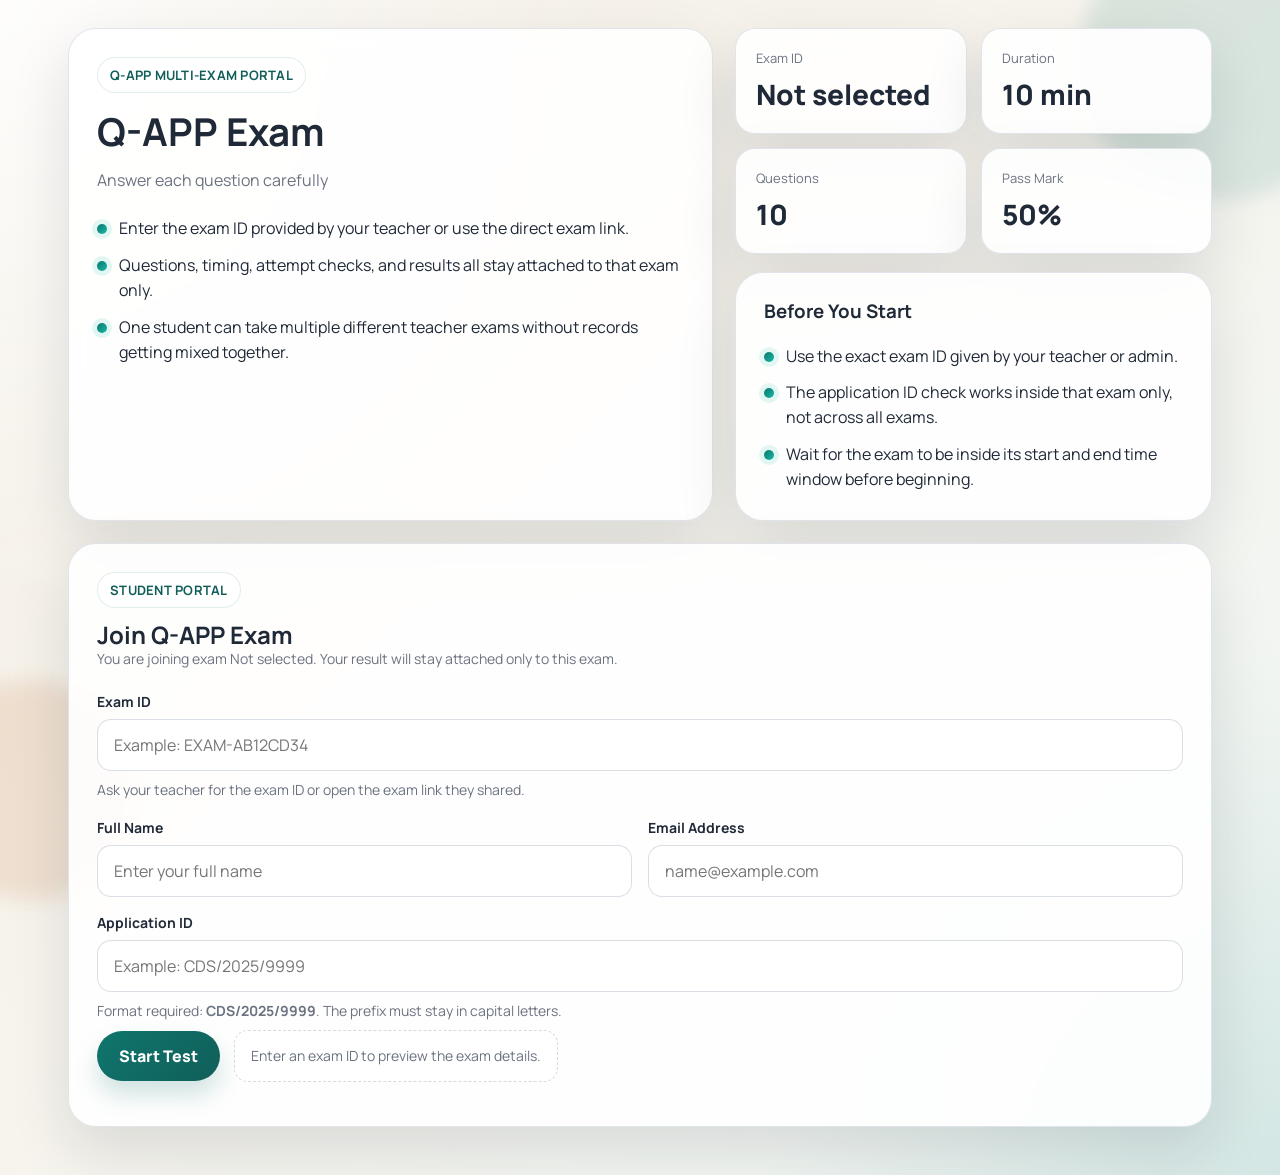
<file: index.html>
<!DOCTYPE html>
<html lang="en">
<head>
<meta charset="UTF-8">
<meta name="viewport" content="width=device-width, initial-scale=1">
<title>Q-APP | Join Exam</title>
<link rel="preconnect" href="https://fonts.googleapis.com">
<link rel="preconnect" href="https://fonts.gstatic.com" crossorigin>
<link rel="stylesheet" href="style.css">
</head>
<body>
<div id="loadingOverlay" class="loading-overlay hidden">
	<div class="loading-box">
		<h2 id="loadingTitle">Exam is loading...</h2>
		<p id="loadingMessage">Please wait while your exam settings are being prepared.</p>
	</div>
</div>
<main class="app-shell">
	<section class="hero" id="landingHero">
		<div class="hero-panel">
			<span class="eyebrow">Q-APP Multi-Exam Portal</span>
			<h1 id="heroTitle">Join the exact exam shared by your teacher.</h1>
			<p id="heroSubtitle">
				Each exam now has its own exam ID. Students only see that particular teacher's exam, while questions and results stay separate from every other exam.
			</p>
			<ul class="hero-list">
				<li>Enter the exam ID provided by your teacher or use the direct exam link.</li>
				<li>Questions, timing, attempt checks, and results all stay attached to that exam only.</li>
				<li>One student can take multiple different teacher exams without records getting mixed together.</li>
			</ul>
		</div>

		<div class="stack">
			<div class="stat-grid">
				<div class="stat-card">
					<span class="stat-label">Exam ID</span>
					<span class="stat-value" id="heroExamIdStat">Required</span>
				</div>
				<div class="stat-card">
					<span class="stat-label">Duration</span>
					<span class="stat-value" id="heroDurationStat">--</span>
				</div>
				<div class="stat-card">
					<span class="stat-label">Questions</span>
					<span class="stat-value" id="heroQuestionStat">--</span>
				</div>
				<div class="stat-card">
					<span class="stat-label">Pass Mark</span>
					<span class="stat-value" id="heroPassStat">--</span>
				</div>
			</div>

			<div class="card">
				<h3>Before You Start</h3>
				<ul class="info-list">
					<li>Use the exact exam ID given by your teacher or admin.</li>
					<li>The application ID check works inside that exam only, not across all exams.</li>
					<li>Wait for the exam to be inside its start and end time window before beginning.</li>
				</ul>
			</div>
		</div>
	</section>

	<section class="card" id="login">
		<span class="eyebrow">Student Portal</span>
		<h2 style="margin-top:14px;" id="loginHeading">Join your exam</h2>
		<p class="helper-text" id="loginSummary">
			Enter your exam ID and student details carefully. The app will load only that exam and save your result under the same exam ID.
		</p>

		<div class="input-grid">
			<div class="field full">
				<label for="examId">Exam ID</label>
				<input id="examId" placeholder="Example: EXAM-AB12CD34">
				<p class="helper-text" id="examIdHelp">Ask your teacher for the exam ID or open the exam link they shared.</p>
			</div>

			<div class="field">
				<label for="name">Full Name</label>
				<input id="name" autocomplete="name" placeholder="Enter your full name">
			</div>

			<div class="field">
				<label for="email">Email Address</label>
				<input id="email" type="email" autocomplete="email" placeholder="name@example.com">
			</div>

			<div class="field full">
				<label for="appId">Application ID</label>
				<input id="appId" placeholder="Example: CDS/2025/9999">
				<p class="helper-text" id="appIdHelp">The application ID format depends on the teacher's exam setup.</p>
			</div>
		</div>

		<div class="actions">
			<button class="btn-primary" id="startBtn" onclick="startTest()">Start Test</button>
			<div class="status" id="loginStatus">Enter an exam ID to preview the exam details.</div>
		</div>

		<div class="countdown-box" id="countdownBox">
			<p class="helper-text" style="margin:0;color:inherit;">Test starting in</p>
			<p class="countdown-number" id="countNumber">5</p>
			<p class="helper-text" style="margin:0;color:inherit;">Please stay on this screen while the exam is prepared.</p>
		</div>

		<p id="loginWarning" class="danger-text" style="margin:16px 0 0;"></p>
	</section>

	<section class="card hidden" id="quiz">
		<div class="quiz-header">
			<div class="quiz-header-main">
				<span class="eyebrow">Live Assessment</span>
				<h2 id="quizHeading">Answer each question carefully</h2>
				<div class="pill-row">
					<span class="pill" id="studentBadge">Student session</span>
					<span class="pill" id="examBadge">Exam: --</span>
					<span class="pill" id="questionCountBadge">0 questions loaded</span>
					<span class="pill" id="passBadge">Pass mark: --</span>
				</div>
			</div>
			<div class="pill timer" id="timer">Time Left: 00m 00s</div>
		</div>

		<div class="progress-wrap">
			<div class="progress-meta">
				<span id="progressText">Question 1 of 1</span>
				<span id="progressPercent">0% complete</span>
			</div>
			<div class="progress-bar" aria-hidden="true">
				<div class="progress-fill" id="progressFill"></div>
			</div>
		</div>

		<p class="warning-box hidden" id="warning"></p>

		<div class="question-card">
			<div id="question-container"></div>
		</div>

		<div class="actions">
			<button class="btn-primary hidden" id="nextBtn" onclick="nextQuestion()">Next Question</button>
			<div class="status" id="answerStatus">Select one option to continue.</div>
		</div>
	</section>

	<section class="card hidden" id="result">
		<span class="eyebrow">Assessment Complete</span>
		<h2 style="margin-top:14px;">Your exam has been submitted</h2>
		<p class="helper-text" id="resultIntro">
			The result is saved only under this exam ID and will not be mixed with any other teacher's exam.
		</p>

		<div class="result-hero">
			<div class="score-ring">
				<div style="text-align:center;">
					<strong id="scoreMsg">0/0</strong>
					<span id="percentMsg">0% scored</span>
				</div>
			</div>

			<div class="analysis-box">
				<h3>Result Summary</h3>
				<ul class="result-list">
					<li id="resultLineOne">Your score has been calculated successfully.</li>
					<li id="resultLineTwo">Your submission was recorded for the selected exam.</li>
					<li id="resultLineThree">The response sheet will be emailed after the configured delay.</li>
				</ul>
				<p class="page-note" id="resultStatusNote">Result status will appear here after evaluation.</p>
			</div>
		</div>
	</section>
</main>

<script>
const GOOGLE_SCRIPT_URL = "https://script.google.com/macros/s/AKfycbzCGklgrTO7lKBGINlwqV3Ve_E8uIukmjuDKEjJ9YyBScjdBG_EkV2xqKOwSWLbYpcEKw/exec";
const DEFAULT_SETTINGS = {
	examTitle: "Q-APP Exam",
	examSubtitle: "Answer each question carefully",
	durationMinutes: 10,
	questionLimit: 10,
	passPercentage: 50,
	appIdPrefix: "CDS"
};

let activeExamId = "";
let examMeta = null;
let questions = [];
let selectedQuestions = [];
let userAnswers = {};
let currentIndex = 0;
let timer;
let time = DEFAULT_SETTINGS.durationMinutes * 60;
let userName = "";
let appId = "";
let userEmail = "";
let examStarted = false;
let submitted = false;
let questionsReady = false;
let startCountdownInterval;
let startGateBlocked = false;
let violationCount = 0;

const queryParams = new URLSearchParams(window.location.search);
const loginWarningEl = document.getElementById("loginWarning");
const loginStatusEl = document.getElementById("loginStatus");
const countdownBoxEl = document.getElementById("countdownBox");
const countNumberEl = document.getElementById("countNumber");
const warningEl = document.getElementById("warning");
const answerStatusEl = document.getElementById("answerStatus");
const nextBtnEl = document.getElementById("nextBtn");
const questionContainerEl = document.getElementById("question-container");
const progressFillEl = document.getElementById("progressFill");
const progressTextEl = document.getElementById("progressText");
const progressPercentEl = document.getElementById("progressPercent");
const studentBadgeEl = document.getElementById("studentBadge");
const examBadgeEl = document.getElementById("examBadge");
const questionCountBadgeEl = document.getElementById("questionCountBadge");
const passBadgeEl = document.getElementById("passBadge");
const heroTitleEl = document.getElementById("heroTitle");
const heroSubtitleEl = document.getElementById("heroSubtitle");
const heroExamIdStatEl = document.getElementById("heroExamIdStat");
const heroDurationStatEl = document.getElementById("heroDurationStat");
const heroQuestionStatEl = document.getElementById("heroQuestionStat");
const heroPassStatEl = document.getElementById("heroPassStat");
const loginHeadingEl = document.getElementById("loginHeading");
const loginSummaryEl = document.getElementById("loginSummary");
const appIdHelpEl = document.getElementById("appIdHelp");
const quizHeadingEl = document.getElementById("quizHeading");
const resultStatusNoteEl = document.getElementById("resultStatusNote");
function showLoading(title, message) {
	const overlay = document.getElementById("loadingOverlay");
	document.getElementById("loadingTitle").textContent = title;
	document.getElementById("loadingMessage").textContent = message;
	overlay.classList.remove("hidden");

	// Disable all form controls
	document.querySelectorAll("button, input").forEach(el => el.disabled = true);
}

function hideLoading() {
	document.getElementById("loadingOverlay").classList.add("hidden");

	// Re-enable controls
	document.querySelectorAll("button, input").forEach(el => el.disabled = false);
}
if (sessionStorage.getItem("examStarted") === "true") {
	alert("Page refresh detected. Exam already started.");
	document.body.innerHTML = "<main class='app-shell'><section class='card'><h2 style='color:#b91c1c;'>Exam session closed due to refresh.</h2><p class='helper-text'>To protect the attempt, the current session has been locked. Please contact the exam administrator if this happened by mistake.</p></section></main>";
	throw new Error("Exam locked");
}

function getSettings() {
	return examMeta || { ...DEFAULT_SETTINGS, examId: activeExamId || "Not selected" };
}

function updateUiFromMeta() {
	const settings = getSettings();
	document.title = `${settings.examTitle} | Join Exam`;
	heroTitleEl.textContent = settings.examTitle || "Join the exact exam shared by your teacher.";
	heroSubtitleEl.textContent = settings.examSubtitle || "Each teacher exam is separate and protected by its own exam ID.";
	loginHeadingEl.textContent = settings.examTitle ? `Join ${settings.examTitle}` : "Join your exam";
	loginSummaryEl.textContent = settings.examId
		? `You are joining exam ${settings.examId}. Your result will stay attached only to this exam.`
		: "Enter your exam ID and student details carefully. The app will load only that exam and save your result under the same exam ID.";
	appIdHelpEl.innerHTML = `Format required: <strong>${settings.appIdPrefix}/2025/9999</strong>. The prefix must stay in capital letters.`;
	document.getElementById("appId").placeholder = `Example: ${settings.appIdPrefix}/2025/9999`;
	quizHeadingEl.textContent = settings.examSubtitle || DEFAULT_SETTINGS.examSubtitle;
	heroExamIdStatEl.textContent = settings.examId || "Required";
	heroDurationStatEl.textContent = `${settings.durationMinutes} min`;
	heroQuestionStatEl.textContent = String(settings.questionLimit);
	heroPassStatEl.textContent = `${settings.passPercentage}%`;
	examBadgeEl.textContent = `Exam: ${settings.examId || "--"}`;
	passBadgeEl.textContent = `Pass mark: ${settings.passPercentage}%`;
	updateTimerDisplay(settings.durationMinutes * 60);
}

async function fetchExamMeta(examId) {
	const safeExamId = String(examId || "").trim();
	if (!safeExamId) {
		examMeta = null;
		activeExamId = "";
		updateUiFromMeta();
		return;
	}

	try {
		setLoginStatus("Checking exam details...");
		const response = await fetch(`${GOOGLE_SCRIPT_URL}?action=publicExamMeta&examId=${encodeURIComponent(safeExamId)}&t=${Date.now()}`);
		const data = await response.json();

		if (data.status === "not_found") {
			examMeta = null;
			activeExamId = safeExamId;
			updateUiFromMeta();
			setLoginError("Exam ID not found. Please check the code shared by your teacher.");
			setLoginStatus("No matching exam was found.");
			return;
		}

		examMeta = data.exam;
		activeExamId = data.exam.examId;
		updateUiFromMeta();

		if (data.status === "before") {
			setLoginStatus("This exam exists, but it has not started yet.");
		} else if (data.status === "after") {
			setLoginStatus("This exam exists, but its exam window has closed.");
		} else if (data.status === "inactive") {
			setLoginStatus("This exam is currently inactive.");
		} else {
			setLoginStatus("Exam found. You can begin when you are ready.");
		}
	} catch (error) {
		console.error(error);
		setLoginStatus("Could not load exam details right now.");
	}
}

function shuffleArray(array) {
	for (let i = array.length - 1; i > 0; i--) {
		const j = Math.floor(Math.random() * (i + 1));
		const temp = array[i];
		array[i] = array[j];
		array[j] = temp;
	}
}

function setLoginError(message) {
	loginWarningEl.textContent = message;
}

function setLoginStatus(message) {
	loginStatusEl.textContent = message;
}

function validateApplicationId(id) {
	const settings = getSettings();
	const expectedLength = `${settings.appIdPrefix}/2025/9999`.length;

	if (id.length !== expectedLength) {
		return `Application ID must be ${expectedLength} characters, for example ${settings.appIdPrefix}/2025/9999.`;
	}

	const escapedPrefix = settings.appIdPrefix.replace(/[.*+?^${}()|[\]\\]/g, "\\$&");
	const pattern = new RegExp(`^${escapedPrefix}\\/\\d{4}\\/\\d{4}$`);

	if (!pattern.test(id)) {
		return `Application ID must match the format ${settings.appIdPrefix}/2025/9999 and ${settings.appIdPrefix} must stay in capital letters.`;
	}

	return "valid";
}

function blockStart(message) {
	startGateBlocked = true;
	clearInterval(startCountdownInterval);
	countdownBoxEl.style.display = "none";
	document.getElementById("startBtn").disabled = false;
	document.getElementById("startBtn").textContent = "Start Test";
	setLoginStatus(message);
}

function startCountdown() {
	let count = 5;
	countdownBoxEl.style.display = "block";
	countNumberEl.textContent = String(count);

	startCountdownInterval = setInterval(() => {
		if (startGateBlocked) {
			clearInterval(startCountdownInterval);
			return;
		}

		count -= 1;
		countNumberEl.textContent = String(count);

		if (count === 0) {
			clearInterval(startCountdownInterval);
			const wait = setInterval(() => {
				if (startGateBlocked) {
					clearInterval(wait);
					return;
				}

				if (questionsReady) {
					clearInterval(wait);
					document.getElementById("landingHero").classList.add("hidden");
					document.getElementById("login").classList.add("hidden");
					document.getElementById("quiz").classList.remove("hidden");
					showQuestion();
					startTimer();
				}
			}, 100);
		}
	}, 1000);
}

async function startTest() {
	enterFullscreen();
	currentIndex = 0;
	userAnswers = {};
	submitted = false;
	questionsReady = false;
	startGateBlocked = false;
	violationCount = 0;
	warningEl.classList.add("hidden");
	warningEl.textContent = "";
	setLoginError("");

	activeExamId = document.getElementById("examId").value.trim().toUpperCase();
	userName = document.getElementById("name").value.trim();
	appId = document.getElementById("appId").value.trim();
	userEmail = document.getElementById("email").value.trim();

	if (!activeExamId) {
		setLoginError("Please enter the exam ID shared by your teacher.");
		return;
	}

	if (!examMeta || examMeta.examId !== activeExamId) {
		await fetchExamMeta(activeExamId);
	}

	if (!examMeta || examMeta.examId !== activeExamId) {
		return;
	}

	const validation = validateApplicationId(appId);
	if (validation !== "valid") {
		setLoginError(validation);
		return;
	}

	if (!userName || !appId) {
		setLoginError("Please enter your name and application ID.");
		return;
	}

	if (!userEmail.includes("@")) {
		setLoginError("Please enter a valid email address.");
		return;
	}
	// 🔒 CHECK APPLICATION ID FROM SERVER
	try {
	const response = await fetch(GOOGLE_SCRIPT_URL, {
		method: "POST",
		body: JSON.stringify({
			type: "checkAppId",
			appId: appId,
			examId: activeExamId
		}),
		headers: { "Content-Type": "text/plain" }
	});

	const result = await response.json();

	if (result.status !== "valid") {
		setLoginError("Application ID not authorized for this exam.");
		return;
	}

	} catch (error) {
	console.error(error);
	setLoginError("Unable to verify Application ID. Try again.");
	return;
	}

	const startBtn = document.getElementById("startBtn");
	startBtn.disabled = true;
	startBtn.textContent = "Preparing Test...";
	setLoginStatus(`Checking eligibility for ${activeExamId}...`);

	showLoading(
		"Exam is loading...",
		"Please wait while your exam settings and questions are loading."
	);

	await loadExamData();

	if (!questionsReady) {
		hideLoading();
		return;
	}

	hideLoading();

	showLoading(
		"Exam loaded successfully",
		"Your countdown will begin now."
	);

	setTimeout(() => {
		hideLoading();
		startCountdown();
	}, 1500);
}


async function loadExamData() {
	try {
		const attemptResponse = await fetch(`${GOOGLE_SCRIPT_URL}?action=attemptStatus&examId=${encodeURIComponent(activeExamId)}&appId=${encodeURIComponent(appId)}&t=${Date.now()}`);
		const attemptStatus = await attemptResponse.text();

		if (attemptStatus === "exists") {
			alert("You have already attempted this exam.");
			blockStart("This application ID has already been used for this exam.");
			return;
		}

		const response = await fetch(`${GOOGLE_SCRIPT_URL}?action=studentExam&examId=${encodeURIComponent(activeExamId)}&t=${Date.now()}`);
		const data = await response.json();

		if (data.status !== "open") {
			const map = {
				not_found: "Exam ID not found.",
				before: "This exam has not started yet.",
				after: "This exam is closed.",
				inactive: "This exam is inactive."
			};
			alert(map[data.status] || "This exam is not available.");
			blockStart(map[data.status] || "This exam is not available.");
			return;
		}

		examMeta = data.exam;
		if (!examMeta || !examMeta.durationMinutes) {
			blockStart("Exam timing could not load.");
			return;
		}

		time = Number(examMeta.durationMinutes) * 60;
		questions = Array.isArray(data.questions) ? data.questions : [];
		updateUiFromMeta();

		if (!questions.length) {
			alert("No questions are available for this exam.");
			blockStart("No questions are available for this exam right now.");
			return;
		}

		selectedQuestions = [...questions];
		shuffleArray(selectedQuestions);
		selectedQuestions = selectedQuestions.slice(0, examMeta.questionLimit);
		questionsReady = true;
		examStarted = true;
		sessionStorage.setItem("examStarted", "true");
		sessionStorage.setItem("activeExamId", activeExamId);
		questionCountBadgeEl.textContent = `${selectedQuestions.length} questions loaded`;
		studentBadgeEl.textContent = userName ? `Candidate: ${userName}` : "Student session";
		setLoginStatus(`Questions are ready for ${activeExamId}.`);
	} catch (error) {
		console.error(error);
		blockStart("We could not prepare this exam. Please try again later.");
	}
}

function enterFullscreen() {
	if (!document.fullscreenElement) {
		document.documentElement.requestFullscreen().catch(() => {});
	}
}

function startTimer() {
	const endTime = Date.now() + (time * 1000);

	timer = setInterval(() => {
		const remaining = Math.floor((endTime - Date.now()) / 1000);
		if (remaining <= 0) {
			clearInterval(timer);
			updateTimerDisplay(0);
			submitTest();
			return;
		}
		updateTimerDisplay(remaining);
	}, 1000);
}

function updateTimerDisplay(seconds) {
	const m = Math.floor(seconds / 60);
	const s = seconds % 60;
	document.getElementById("timer").textContent = `Time Left: ${m}m ${String(s).padStart(2, "0")}s`;
}

function updateProgress() {
	const total = selectedQuestions.length || 1;
	const current = currentIndex + 1;
	const percent = Math.round((current / total) * 100);
	progressFillEl.style.width = `${percent}%`;
	progressTextEl.textContent = `Question ${current} of ${total}`;
	progressPercentEl.textContent = `${percent}% complete`;
}

function saveAnswer(option) {
	userAnswers[currentIndex] = option;
	nextBtnEl.classList.remove("hidden");
	nextBtnEl.disabled = false;
	answerStatusEl.textContent = "Answer saved for this question. Continue when you are ready.";
	document.querySelectorAll(".option-box").forEach((box) => {
		box.classList.toggle("selected", box.dataset.value === option);
	});
}

function renderOptions(options) {
	const optionsWrap = document.createElement("div");
	optionsWrap.className = "options";

	options.forEach((optionText, optionIndex) => {
		const label = document.createElement("label");
		label.className = "option-box";
		label.dataset.value = optionText;

		const input = document.createElement("input");
		input.type = "radio";
		input.name = "opt";
		input.value = optionText;
		input.addEventListener("change", () => saveAnswer(optionText));

		const optionLabel = document.createElement("span");
		optionLabel.className = "option-label";
		optionLabel.textContent = String.fromCharCode(65 + optionIndex) + ".";

		const optionTextSpan = document.createElement("span");
		optionTextSpan.className = "option-text";
		optionTextSpan.textContent = optionText;

		label.appendChild(input);
		label.appendChild(optionLabel);
		label.appendChild(optionTextSpan);
		optionsWrap.appendChild(label);
	});

	return optionsWrap;
}

function showQuestion() {
	const q = selectedQuestions[currentIndex];
	const options = [...q.options];
	shuffleArray(options);

	updateProgress();
	questionContainerEl.innerHTML = "";

	const title = document.createElement("p");
	title.className = "helper-text";
	title.style.margin = "0 0 10px";
	title.textContent = `Question ${currentIndex + 1}`;

	const questionTitle = document.createElement("h3");
	questionTitle.className = "question-title";
	questionTitle.innerHTML = q.q
		.replace(/&/g, "&amp;")
		.replace(/</g, "&lt;")
		.replace(/>/g, "&gt;");

	questionContainerEl.appendChild(title);
	questionContainerEl.appendChild(questionTitle);
	questionContainerEl.appendChild(renderOptions(options));

	nextBtnEl.classList.add("hidden");
	nextBtnEl.disabled = true;
	nextBtnEl.textContent = currentIndex === selectedQuestions.length - 1 ? "Submit Test" : "Next Question";
	answerStatusEl.textContent = "Select one option to continue.";
}

function nextQuestion() {
	if (currentIndex < selectedQuestions.length - 1) {
		currentIndex += 1;
		showQuestion();
	} else {
		submitTest();
	}
}

function submitTest() {
	if (submitted) {
		return;
	}

	submitted = true;
	examStarted = false;
	sessionStorage.removeItem("examStarted");
	clearInterval(timer);

	let score = 0;
	const analysisData = [];

	selectedQuestions.forEach((q, index) => {
		const ans = userAnswers[index] || "Not Answered";
		if (ans === q.answer) {
			score += 1;
		}

		analysisData.push({
			question: q.q,
			options: q.options,
			chosen: ans,
			correct: q.answer
		});
	});

	const percent = selectedQuestions.length ? ((score / selectedQuestions.length) * 100).toFixed(2) : "0.00";
	const passed = Number(percent) >= getSettings().passPercentage;
	// backup before sending
	localStorage.setItem("lastSubmissionBackup", JSON.stringify({
		name: userName,
		appId: appId,
		email: userEmail,
		examId: activeExamId
	}));
	sendToSheet(score, percent, analysisData);

	document.getElementById("quiz").classList.add("hidden");
	document.getElementById("result").classList.remove("hidden");

	document.getElementById("scoreMsg").textContent = `${score}/${selectedQuestions.length}`;
	document.getElementById("percentMsg").textContent = `${percent}% scored`;
	document.getElementById("resultLineOne").textContent = `You answered ${score} out of ${selectedQuestions.length} questions correctly in ${activeExamId}.`;
	document.getElementById("resultLineTwo").textContent = `This submission is saved only for exam ${activeExamId}.`;
	document.getElementById("resultLineThree").textContent = "The response sheet will be sent by email after the exam's configured delay.";
	resultStatusNoteEl.textContent = passed
		? `Status: Passed. Required score was ${getSettings().passPercentage}%.`
		: `Status: Below pass mark. Required score was ${getSettings().passPercentage}%.`;
	resultStatusNoteEl.style.color = passed ? "#166534" : "#b91c1c";
}

async function sendToSheet(score, percent, analysisData) {

let payload = {
	type: "saveResult",
	id: Date.now(), // unique id
	examId: activeExamId,
	name: userName,
	appId: appId,
	email: userEmail,
	score: score,
	percent: percent,
	total: selectedQuestions.length,
	questions: analysisData
};

try {

	await fetch(GOOGLE_SCRIPT_URL, {
		method: "POST",
		keepalive: true,
		body: JSON.stringify(payload),
		headers: { "Content-Type": "text/plain" }
	});

	console.log("Saved successfully");

} catch (error) {

	console.error("Error sending result:", error);

	// ✅ SAVE OFFLINE (IMPORTANT)
	let pending = JSON.parse(localStorage.getItem("pendingResults") || "[]");

	pending.push(payload);

	localStorage.setItem("pendingResults", JSON.stringify(pending));
}
}

// function handleViolation(message) {
// 	if (!examStarted || submitted) {
// 		return;
// 	}

// 	violationCount += 1;
// 	warningEl.classList.remove("hidden");
// 	warningEl.textContent = `${message} Warning ${violationCount} of 2.`;

// 	if (violationCount >= 2) {
// 		warningEl.textContent = `${message} The test is being submitted to protect the attempt.`;
// 		submitTest();
// 	}
// }
function handleViolation(message) {
	if (!examStarted || submitted) {
		return;
	}

	// Directly submit without warning
	submitTest();
}
document.addEventListener("visibilitychange", () => {
	if (document.hidden && examStarted) {
		handleViolation("Tab switch detected.");
	}
});

document.addEventListener("fullscreenchange", () => {
	if (!document.fullscreenElement && examStarted) {
		handleViolation("Fullscreen was exited.");
	}
});

window.addEventListener("blur", () => {
	if (examStarted) {
		submitTest();
	}
});

document.addEventListener("contextmenu", (e) => e.preventDefault());
document.addEventListener("copy", (e) => e.preventDefault());
document.addEventListener("paste", (e) => e.preventDefault());

document.addEventListener("keydown", (e) => {
	if (e.key === "Escape" && examStarted) {
		handleViolation("Escape key pressed.");
	}
	if (e.key === "F12") {
		handleViolation("Developer tools shortcut detected.");
	}
	if (e.ctrlKey && e.shiftKey && (e.key === "I" || e.key === "J")) {
		handleViolation("Developer tools shortcut detected.");
	}
	if (e.ctrlKey && e.key.toLowerCase() === "u") {
		handleViolation("View source shortcut detected.");
	}
	if (e.key === "F5") {
		e.preventDefault();
		handleViolation("Refresh shortcut detected.");
	}
});

setInterval(() => {
	const start = performance.now();
	debugger;
	const end = performance.now();
	if (end - start > 100 && examStarted) {
		handleViolation("Developer tools activity detected.");
	}
}, 1000);

document.getElementById("examId").addEventListener("change", async (event) => {
	setLoginError("");
	const value = String(event.target.value || "").trim().toUpperCase();
	event.target.value = value;
	await fetchExamMeta(value);
});

document.getElementById("examId").addEventListener("blur", async (event) => {
	const value = String(event.target.value || "").trim().toUpperCase();
	event.target.value = value;
	if (value) {
		await fetchExamMeta(value);
	}
});

const prefilledExamId = String(queryParams.get("examId") || "").trim().toUpperCase();
if (prefilledExamId) {
	document.getElementById("examId").value = prefilledExamId;
	fetchExamMeta(prefilledExamId);
} else {
	updateUiFromMeta();
}
async function retryPendingResults() {

let pending = JSON.parse(localStorage.getItem("pendingResults") || "[]");

if (pending.length === 0) return;

console.log("Retrying pending results:", pending.length);

let successIds = [];

for (let data of pending) {

	try {

		await fetch(GOOGLE_SCRIPT_URL, {
			method: "POST",
			body: JSON.stringify(data),
			headers: { "Content-Type": "text/plain" }
		});

		console.log("Sent:", data.id);
		successIds.push(data.id);

	} catch (err) {
		console.log("Still failed:", data.id);
	}
}

// keep only failed ones
let remaining = pending.filter(p => !successIds.includes(p.id));

localStorage.setItem("pendingResults", JSON.stringify(remaining));

if (remaining.length === 0) {
	console.log("All pending results synced ✅");
}
}
// when internet comes back
window.addEventListener("online", () => {
	console.log("Internet back - retrying...");
	retryPendingResults();
});

// when page loads
window.onload = () => {
	retryPendingResults();
};
</script>

</body>
</html>
</file>
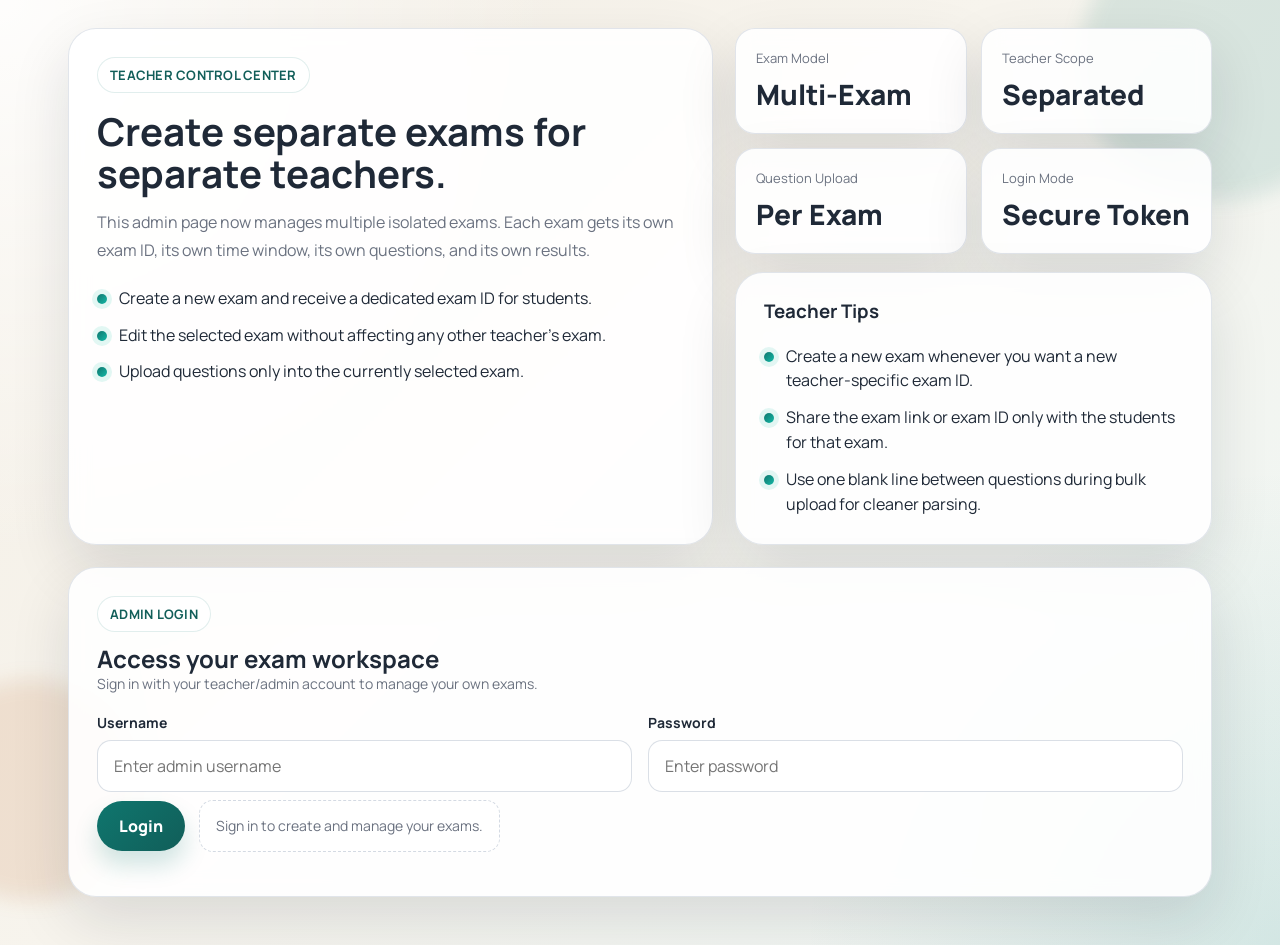
<file: bulk_admin.html>
<!DOCTYPE html>
<html lang="en">
<head>
<meta charset="UTF-8">
<meta name="viewport" content="width=device-width, initial-scale=1">
<title>Q-APP | Teacher Exam Manager</title>
<link rel="preconnect" href="https://fonts.googleapis.com">
<link rel="preconnect" href="https://fonts.gstatic.com" crossorigin>
<link rel="stylesheet" href="style.css">
</head>
<body>

<main class="app-shell">
	<section class="hero">
		<div class="hero-panel">
			<span class="eyebrow">Teacher Control Center</span>
			<h1>Create separate exams for separate teachers.</h1>
			<p>
				This admin page now manages multiple isolated exams. Each exam gets its own exam ID,
				its own time window, its own questions, and its own results.
			</p>
			<ul class="hero-list">
				<li>Create a new exam and receive a dedicated exam ID for students.</li>
				<li>Edit the selected exam without affecting any other teacher's exam.</li>
				<li>Upload questions only into the currently selected exam.</li>
			</ul>
		</div>

		<div class="stack">
			<div class="stat-grid">
				<div class="stat-card">
					<span class="stat-label">Exam Model</span>
					<span class="stat-value">Multi-Exam</span>
				</div>
				<div class="stat-card">
					<span class="stat-label">Teacher Scope</span>
					<span class="stat-value">Separated</span>
				</div>
				<div class="stat-card">
					<span class="stat-label">Question Upload</span>
					<span class="stat-value">Per Exam</span>
				</div>
				<div class="stat-card">
					<span class="stat-label">Login Mode</span>
					<span class="stat-value">Secure Token</span>
				</div>
			</div>

			<div class="card">
				<h3>Teacher Tips</h3>
				<ul class="info-list">
					<li>Create a new exam whenever you want a new teacher-specific exam ID.</li>
					<li>Share the exam link or exam ID only with the students for that exam.</li>
					<li>Use one blank line between questions during bulk upload for cleaner parsing.</li>
				</ul>
			</div>
		</div>
	</section>

	<section class="card" id="loginBox">
		<span class="eyebrow">Admin Login</span>
		<h2 style="margin-top:14px;">Access your exam workspace</h2>
		<p class="helper-text">Sign in with your teacher/admin account to manage your own exams.</p>

		<div class="input-grid" style="margin-top:18px;">
			<div class="field">
				<label for="username">Username</label>
				<input type="text" id="username" autocomplete="username" placeholder="Enter admin username">
			</div>

			<div class="field">
				<label for="password">Password</label>
				<input type="password" id="password" autocomplete="current-password" placeholder="Enter password">
			</div>
		</div>

		<div class="actions">
			<button class="btn-primary" id="loginBtn" onclick="login()">Login</button>
			<div class="status" id="loginHint">Sign in to create and manage your exams.</div>
		</div>

		<p id="loginStatus" class="danger-text" style="margin:16px 0 0;"></p>
	</section>

	<section class="card hidden" id="workspaceBox">
		<span class="eyebrow">Exam Workspace</span>
		<h2 style="margin-top:14px;">Manage your exams</h2>
		<p class="helper-text">Create a new exam, select an existing one, then edit timing, settings, and questions for that exam only.</p>

		<div class="card" style="margin-top:20px; padding:22px;">
			<span class="eyebrow">Exam Selector</span>
			<h3 style="margin-top:14px;">Choose the exam you want to manage</h3>

			<div class="input-grid" style="margin-top:18px;">
				<div class="field full">
					<label for="examSelect">Your Exams</label>
					<select id="examSelect" onchange="handleExamSelection()">
						<option value="">Select an exam</option>
					</select>
				</div>
			</div>

			<div class="actions">
				<button class="btn-secondary" onclick="loadExamList()">Refresh Exam List</button>
			</div>

			<div id="examListStatus" class="status" style="margin-top:16px;">No exam selected yet.</div>
		</div>

		<div class="card" style="margin-top:20px; padding:22px;">
			<span class="eyebrow">Create New Exam</span>
			<h3 style="margin-top:14px;">Start a brand-new teacher exam</h3>
			<p class="helper-text">Creating a new exam generates a unique exam ID. Students for that exam should only use that code or link.</p>

			<div class="input-grid" style="margin-top:18px;">
				<div class="field full">
					<label for="newExamTitle">Exam Title</label>
					<input id="newExamTitle" placeholder="Example: Physics Mock Test - Teacher A">
				</div>

				<div class="field full">
					<label for="newExamSubtitle">Exam Subtitle</label>
					<input id="newExamSubtitle" placeholder="Answer each question carefully">
				</div>

				<div class="field">
					<label for="newExamStart">Exam Start Time</label>
					<input id="newExamStart" type="datetime-local">
				</div>

				<div class="field">
					<label for="newExamEnd">Exam End Time</label>
					<input id="newExamEnd" type="datetime-local">
				</div>

				<div class="field">
					<label for="newSendResponseSheet">Send Response Sheet PDF?</label>
					<select id="newSendResponseSheet" onchange="syncResponseSheetDelayControls()">
						<option value="NO" selected>No</option>
						<option value="YES">Yes</option>
					</select>
				</div>

				<div class="field">
					<label for="newMailDelay">PDF Mail Delay (Minutes)</label>
					<input id="newMailDelay" type="number" min="0" max="1440" value="30">
				</div>

				<div class="field">
					<label for="newDuration">Exam Duration (Minutes)</label>
					<input id="newDuration" type="number" min="1" max="300" value="10">
				</div>

				<div class="field">
					<label for="newQuestionLimit">Questions per Attempt</label>
					<input id="newQuestionLimit" type="number" min="1" max="300" value="10">
				</div>

				<div class="field">
					<label for="newPassPercentage">Pass Percentage</label>
					<input id="newPassPercentage" type="number" min="1" max="100" value="50">
				</div>

				<div class="field">
					<label for="newAppPrefix">Application ID Prefix</label>
					<input id="newAppPrefix" maxlength="12" value="CDS">
				</div>
			</div>

			<div class="actions">
				<button class="btn-primary" id="createExamBtn" onclick="createExam()">Create Exam</button>
			</div>

			<div id="createExamStatus" class="status" style="margin-top:16px;">Create a new exam to get a fresh exam ID.</div>
		</div>

		<div class="card" style="margin-top:20px; padding:22px;">
			<span class="eyebrow">Selected Exam</span>
			<h3 style="margin-top:14px;">Edit the currently selected exam</h3>

			<div class="input-grid" style="margin-top:18px;">
				<div class="field">
					<label for="selectedExamId">Exam ID</label>
					<input id="selectedExamId" readonly>
				</div>

				<div class="field">
					<label for="selectedExamLink">Student Link</label>
					<input id="selectedExamLink" readonly>
				</div>

				<div class="field full">
					<label for="examTitle">Exam Title</label>
					<input id="examTitle" placeholder="Enter exam title">
				</div>

				<div class="field full">
					<label for="examSubtitle">Exam Subtitle</label>
					<input id="examSubtitle" placeholder="Enter exam subtitle">
				</div>

				<div class="field">
					<label for="examStartAt">Exam Start Time</label>
					<input id="examStartAt" type="datetime-local">
				</div>

				<div class="field">
					<label for="examEndAt">Exam End Time</label>
					<input id="examEndAt" type="datetime-local">
				</div>

				<div class="field">
					<label for="sendResponseSheet">Send Response Sheet PDF?</label>
					<select id="sendResponseSheet" onchange="syncResponseSheetDelayControls()">
						<option value="NO">No</option>
						<option value="YES">Yes</option>
					</select>
				</div>

				<div class="field">
					<label for="mailDelayMinutes">PDF Mail Delay in Minutes</label>
					<input id="mailDelayMinutes" type="number" min="0" max="1440">
				</div>

				<div class="field">
					<label for="durationMinutes">Exam Duration (Minutes)</label>
					<input id="durationMinutes" type="number" min="1" max="300">
				</div>

				<div class="field">
					<label for="questionLimit">Questions per Attempt</label>
					<input id="questionLimit" type="number" min="1" max="300">
				</div>

				<div class="field">
					<label for="passPercentage">Pass Percentage</label>
					<input id="passPercentage" type="number" min="1" max="100">
				</div>

				<div class="field">
					<label for="appIdPrefix">Application ID Prefix</label>
					<input id="appIdPrefix" maxlength="12">
				</div>

				<div class="field">
					<label for="selectedQuestionCount">Current Question Count</label>
					<input id="selectedQuestionCount" readonly>
				</div>
			</div>

			<div class="actions">
				<button class="btn-primary" id="saveExamBtn" onclick="saveExamSettings()">Save Selected Exam</button>
				<button class="btn-secondary" onclick="copyExamLink()">Copy Exam Link</button>
			</div>

			<div id="selectedExamStatus" class="status" style="margin-top:16px;">Select an exam to load its settings.</div>
		</div>

		<div class="example-box" style="margin-top:20px;">Which planet is known as the Red Planet?
A. Earth
B. Mars
C. Jupiter
D. Venus
Answer: B

Capital of India?
A. Delhi
B. Mumbai
C. Chennai
D. Kolkata
Answer: A</div>

		<div class="field" style="margin-top:18px;">
			<label for="bulkQuestions">Question Content for Selected Exam</label>
			<textarea id="bulkQuestions" placeholder="Select an exam first, then paste formatted questions here..."></textarea>
		</div>

		<div class="textarea-meta">
			<span id="questionCountHint">0 lines pasted</span>
			<span>Upload goes only to the currently selected exam ID</span>
		</div>

		<div class="actions">
			<button class="btn-primary" id="uploadBtn" onclick="uploadQuestions()">Upload Questions</button>
			<button class="btn-secondary" onclick="clearQuestions()">Clear Text</button>
		</div>

		<div id="status" class="status" style="margin-top:16px;">Select an exam before uploading questions.</div>
	</section>
</main>

<script>
const ADMIN_SESSION_KEY = "qappAdminSession";
const GOOGLE_SCRIPT_URL = "https://script.google.com/macros/s/AKfycbzCGklgrTO7lKBGINlwqV3Ve_E8uIukmjuDKEjJ9YyBScjdBG_EkV2xqKOwSWLbYpcEKw/exec";

const bulkQuestionsEl = document.getElementById("bulkQuestions");
const questionCountHintEl = document.getElementById("questionCountHint");
const loginStatusEl = document.getElementById("loginStatus");
const loginHintEl = document.getElementById("loginHint");
const statusEl = document.getElementById("status");
const examListStatusEl = document.getElementById("examListStatus");
const createExamStatusEl = document.getElementById("createExamStatus");
const selectedExamStatusEl = document.getElementById("selectedExamStatus");

let adminSession = loadAdminSession();
let teacherExams = [];
let selectedExamId = "";

function setLoginError(message) {
	loginStatusEl.textContent = message;
}

function setStatus(message, type) {
	statusEl.className = type === "success" ? "success-box" : type === "warning" ? "warning-box" : "status";
	statusEl.textContent = message;
}

function setExamListStatus(message, type) {
	examListStatusEl.className = type === "success" ? "success-box" : type === "warning" ? "warning-box" : "status";
	examListStatusEl.textContent = message;
}

function setCreateExamStatus(message, type) {
	createExamStatusEl.className = type === "success" ? "success-box" : type === "warning" ? "warning-box" : "status";
	createExamStatusEl.textContent = message;
}

function setSelectedExamStatus(message, type) {
	selectedExamStatusEl.className = type === "success" ? "success-box" : type === "warning" ? "warning-box" : "status";
	selectedExamStatusEl.textContent = message;
}

function loadAdminSession() {
	try {
		const saved = sessionStorage.getItem(ADMIN_SESSION_KEY);
		return saved ? JSON.parse(saved) : null;
	} catch (error) {
		console.error(error);
		return null;
	}
}

function saveAdminSession(session) {
	adminSession = session;
	sessionStorage.setItem(ADMIN_SESSION_KEY, JSON.stringify(session));
}

function clearAdminSession() {
	adminSession = null;
	sessionStorage.removeItem(ADMIN_SESSION_KEY);
}

function showWorkspace() {
	document.getElementById("loginBox").classList.add("hidden");
	document.getElementById("workspaceBox").classList.remove("hidden");
}

function showLogin() {
	document.getElementById("loginBox").classList.remove("hidden");
	document.getElementById("workspaceBox").classList.add("hidden");
}

function tryParseJson(text) {
	try {
		return JSON.parse(text);
	} catch (error) {
		return null;
	}
}

function toLocalDatetimeInputValue(value) {
	if (!value) {
		return "";
	}
	const date = new Date(value);
	if (Number.isNaN(date.getTime())) {
		return "";
	}
	const offset = date.getTimezoneOffset();
	return new Date(date.getTime() - offset * 60000).toISOString().slice(0, 16);
}

function toIsoFromLocalInput(value) {
	if (!value) {
		return "";
	}
	const date = new Date(value);
	return Number.isNaN(date.getTime()) ? "" : date.toISOString();
}

function syncResponseSheetDelayControls() {
	const newSend = document.getElementById("newSendResponseSheet");
	const newDelay = document.getElementById("newMailDelay");
	const selectedSend = document.getElementById("sendResponseSheet");
	const selectedDelay = document.getElementById("mailDelayMinutes");

	if (newSend && newDelay) {
		newDelay.disabled = newSend.value !== "YES";
	}

	if (selectedSend && selectedDelay) {
		selectedDelay.disabled = selectedSend.value !== "YES";
	}
}

async function callAdminApi(payload) {
	if (!adminSession || !adminSession.sessionToken) {
		throw new Error("Missing admin session");
	}

	const response = await fetch(GOOGLE_SCRIPT_URL, {
		method: "POST",
		body: JSON.stringify({
			...payload,
			adminToken: adminSession.sessionToken,
			username: adminSession.username || ""
		}),
		headers: { "Content-Type": "text/plain" }
	});

	const raw = await response.text();
	const parsed = tryParseJson(raw);

	if (parsed && parsed.status === "unauthorized") {
		clearAdminSession();
		showLogin();
		throw new Error("Unauthorized");
	}

	return parsed;
}

function renderExamOptions() {
	const select = document.getElementById("examSelect");
	select.innerHTML = '<option value="">Select an exam</option>';

	teacherExams.forEach((exam) => {
		const option = document.createElement("option");
		option.value = exam.examId;
		option.textContent = `${exam.examId} | ${exam.examTitle}`;
		select.appendChild(option);
	});

	if (selectedExamId) {
		select.value = selectedExamId;
	}
}

async function loadExamList() {
	try {
		setExamListStatus("Loading your exams...", "default");
		const result = await callAdminApi({ type: "getAdminExams" });

		if (!result || result.status !== "success") {
			setExamListStatus("Could not load your exam list.", "warning");
			return;
		}

		teacherExams = result.exams || [];
		renderExamOptions();
		setExamListStatus(`Loaded ${teacherExams.length} exam(s) for your account.`, "success");
	} catch (error) {
		console.error(error);
		setExamListStatus("Could not load your exam list.", "warning");
	}
}

function buildSettingsFrom(prefix) {
	const sendResponseSheetEl = document.getElementById(`${prefix}SendResponseSheet`);

	return {
		examTitle: document.getElementById(`${prefix}ExamTitle`).value.trim(),
		examSubtitle: document.getElementById(`${prefix}ExamSubtitle`).value.trim() || "Answer each question carefully",
		examStart: toIsoFromLocalInput(document.getElementById(`${prefix}ExamStart`).value),
		examEnd: toIsoFromLocalInput(document.getElementById(`${prefix}ExamEnd`).value),
		sendResponseSheet: sendResponseSheetEl ? sendResponseSheetEl.value === "YES" : false,
		mailDelayMinutes: Math.max(0, Number(document.getElementById(`${prefix}MailDelay`).value) || 0),
		durationMinutes: Math.max(1, Number(document.getElementById(`${prefix}Duration`).value) || 1),
		questionLimit: Math.max(1, Number(document.getElementById(`${prefix}QuestionLimit`).value) || 1),
		passPercentage: Math.min(100, Math.max(1, Number(document.getElementById(`${prefix}PassPercentage`).value) || 1)),
		appIdPrefix: (document.getElementById(`${prefix}AppPrefix`).value.trim() || "CDS").toUpperCase()
	};
}

function fillSelectedExam(exam, examLink, questionCount) {
	selectedExamId = exam.examId;
	document.getElementById("selectedExamId").value = exam.examId;
	document.getElementById("selectedExamLink").value = examLink || "";
	document.getElementById("examTitle").value = exam.examTitle || "";
	document.getElementById("examSubtitle").value = exam.examSubtitle || "";
	document.getElementById("examStartAt").value = toLocalDatetimeInputValue(exam.examStart);
	document.getElementById("examEndAt").value = toLocalDatetimeInputValue(exam.examEnd);
	document.getElementById("sendResponseSheet").value = exam.sendResponseSheet ? "YES" : "NO";
	document.getElementById("mailDelayMinutes").value = exam.mailDelayMinutes;
	document.getElementById("durationMinutes").value = exam.durationMinutes;
	document.getElementById("questionLimit").value = exam.questionLimit;
	document.getElementById("passPercentage").value = exam.passPercentage;
	document.getElementById("appIdPrefix").value = exam.appIdPrefix;
	document.getElementById("selectedQuestionCount").value = String(questionCount ?? "");
	syncResponseSheetDelayControls();
	setSelectedExamStatus(`Loaded exam ${exam.examId}. Share this link or ID with students for this exam only.`, "success");
	renderExamOptions();
}

async function handleExamSelection() {
	const examId = document.getElementById("examSelect").value;
	if (!examId) {
		selectedExamId = "";
		setSelectedExamStatus("Select an exam to load its settings.", "default");
		return;
	}

	try {
		setSelectedExamStatus("Loading selected exam...", "default");
		const result = await callAdminApi({ type: "getExamDetails", examId: examId });

		if (!result || result.status !== "success") {
			setSelectedExamStatus("Could not load this exam.", "warning");
			return;
		}

		fillSelectedExam(result.exam, result.examLink, result.questionCount);
	} catch (error) {
		console.error(error);
		setSelectedExamStatus("Could not load this exam.", "warning");
	}
}

async function createExam() {
	const createExamBtn = document.getElementById("createExamBtn");
	const settings = buildSettingsFrom("new");

	if (!settings.examTitle || !settings.examStart || !settings.examEnd) {
		setCreateExamStatus("Please fill exam title, start time, and end time.", "warning");
		return;
	}

	createExamBtn.disabled = true;
	createExamBtn.textContent = "Creating...";
	setCreateExamStatus("Creating a new exam...", "default");

	try {
		const result = await callAdminApi({
			type: "createExam",
			settings: settings
		});

		if (!result || result.status !== "success") {
			setCreateExamStatus(result && result.message ? result.message : "Exam could not be created.", "warning");
			return;
		}

		setCreateExamStatus(`New exam created successfully: ${result.examId}`, "success");
		await loadExamList();
		selectedExamId = result.examId;
		document.getElementById("examSelect").value = result.examId;
		await handleExamSelection();
	} catch (error) {
		console.error(error);
		setCreateExamStatus("Exam creation failed. Please try again.", "warning");
	} finally {
		createExamBtn.disabled = false;
		createExamBtn.textContent = "Create Exam";
	}
}

async function saveExamSettings() {
	if (!selectedExamId) {
		setSelectedExamStatus("Select an exam first.", "warning");
		return;
	}

	const saveExamBtn = document.getElementById("saveExamBtn");
	const settings = {
		examTitle: document.getElementById("examTitle").value.trim(),
		examSubtitle: document.getElementById("examSubtitle").value.trim(),
		examStart: toIsoFromLocalInput(document.getElementById("examStartAt").value),
		examEnd: toIsoFromLocalInput(document.getElementById("examEndAt").value),
		sendResponseSheet: document.getElementById("sendResponseSheet").value === "YES",
		mailDelayMinutes: Math.max(0, Number(document.getElementById("mailDelayMinutes").value) || 0),
		durationMinutes: Math.max(1, Number(document.getElementById("durationMinutes").value) || 1),
		questionLimit: Math.max(1, Number(document.getElementById("questionLimit").value) || 1),
		passPercentage: Math.min(100, Math.max(1, Number(document.getElementById("passPercentage").value) || 1)),
		appIdPrefix: (document.getElementById("appIdPrefix").value.trim() || "CDS").toUpperCase()
	};

	saveExamBtn.disabled = true;
	saveExamBtn.textContent = "Saving...";
	setSelectedExamStatus("Saving selected exam...", "default");

	try {
		const result = await callAdminApi({
			type: "saveExamSettings",
			examId: selectedExamId,
			settings: settings
		});

		if (!result || result.status !== "success") {
			setSelectedExamStatus(result && result.message ? result.message : "Exam settings could not be saved.", "warning");
			return;
		}

		setSelectedExamStatus(`Exam ${selectedExamId} saved successfully.`, "success");
		await loadExamList();
		await handleExamSelection();
	} catch (error) {
		console.error(error);
		setSelectedExamStatus("Exam settings could not be saved.", "warning");
	} finally {
		saveExamBtn.disabled = false;
		saveExamBtn.textContent = "Save Selected Exam";
	}
}

async function uploadQuestions() {
	const text = bulkQuestionsEl.value.trim();
	const uploadBtn = document.getElementById("uploadBtn");

	if (!selectedExamId) {
		setStatus("Select an exam before uploading questions.", "warning");
		return;
	}

	if (!text) {
		setStatus("Please paste questions before uploading.", "warning");
		return;
	}

	uploadBtn.disabled = true;
	uploadBtn.textContent = "Uploading...";
	setStatus(`Uploading questions into ${selectedExamId}...`, "default");

	try {
		const result = await callAdminApi({
			type: "bulkQuestions",
			examId: selectedExamId,
			data: text
		});

		if (!result || result.status !== "uploaded") {
			setStatus("Question upload failed.", "warning");
			return;
		}

		setStatus(`Uploaded ${result.count} question(s) into ${selectedExamId}.`, "success");
		bulkQuestionsEl.value = "";
		updateLineCount();
		await handleExamSelection();
		await loadExamList();
	} catch (error) {
		console.error(error);
		setStatus("Question upload failed.", "warning");
	} finally {
		uploadBtn.disabled = false;
		uploadBtn.textContent = "Upload Questions";
	}
}

function copyExamLink() {
	const link = document.getElementById("selectedExamLink").value.trim();
	if (!link) {
		setSelectedExamStatus("No exam link is available yet.", "warning");
		return;
	}

	navigator.clipboard.writeText(link)
		.then(() => setSelectedExamStatus("Exam link copied. Share it only with students for this exam.", "success"))
		.catch(() => setSelectedExamStatus("Could not copy the link automatically. Copy it from the field.", "warning"));
}

function clearQuestions() {
	bulkQuestionsEl.value = "";
	updateLineCount();
	setStatus("Question editor cleared.", "default");
}

function updateLineCount() {
	const value = bulkQuestionsEl.value.trim();
	const count = value ? value.split(/\r?\n/).length : 0;
	questionCountHintEl.textContent = `${count} lines pasted`;
}

async function login() {
	const username = document.getElementById("username").value.trim();
	const password = document.getElementById("password").value.trim();
	const loginBtn = document.getElementById("loginBtn");

	setLoginError("");

	if (!username || !password) {
		setLoginError("Enter username and password.");
		return;
	}

	loginBtn.disabled = true;
	loginBtn.textContent = "Signing In...";
	loginHintEl.textContent = "Checking your admin access...";

	try {
		const response = await fetch(GOOGLE_SCRIPT_URL, {
			method: "POST",
			body: JSON.stringify({
				type: "login",
				username: username,
				password: password
			}),
			headers: { "Content-Type": "text/plain" }
		});

		const rawResult = await response.text();
		const jsonResult = tryParseJson(rawResult);

		if (jsonResult && jsonResult.status === "success" && jsonResult.sessionToken) {
			saveAdminSession({
				username: username,
				sessionToken: jsonResult.sessionToken,
				expiresAt: jsonResult.expiresAt || ""
			});
			showWorkspace();
			setStatus("Login successful. Your separate exam workspace is ready.", "success");
			setExamListStatus("Loading your exams...", "default");
			await loadExamList();
			return;
		}

		setLoginError("Invalid username or password.");
		loginHintEl.textContent = "Please check your credentials and try again.";
	} catch (error) {
		console.error(error);
		setLoginError("Server error. Please try again.");
		loginHintEl.textContent = "The login request could not be completed.";
	} finally {
		loginBtn.disabled = false;
		loginBtn.textContent = "Login";
	}
}

bulkQuestionsEl.addEventListener("input", updateLineCount);
updateLineCount();
syncResponseSheetDelayControls();

if (adminSession && adminSession.sessionToken) {
	showWorkspace();
	setStatus("Secure admin session restored.", "success");
	loadExamList();
}
</script>

</body>
</html>
</file>
<file: style.css>
@import url("https://fonts.googleapis.com/css2?family=Manrope:wght@400;500;600;700;800&display=swap");

:root {
	--bg: #f4efe6;
	--bg-accent: #e7dcc7;
	--surface: rgba(255, 255, 255, 0.9);
	--surface-strong: #ffffff;
	--text: #1f2937;
	--muted: #6b7280;
	--border: rgba(148, 163, 184, 0.28);
	--primary: #0f766e;
	--primary-strong: #115e59;
	--primary-soft: rgba(15, 118, 110, 0.12);
	--danger: #b91c1c;
	--danger-soft: rgba(185, 28, 28, 0.1);
	--warning: #9a6700;
	--warning-soft: rgba(245, 158, 11, 0.16);
	--success: #166534;
	--success-soft: rgba(34, 197, 94, 0.14);
	--shadow: 0 24px 60px rgba(15, 23, 42, 0.12);
	--radius-xl: 28px;
	--radius-lg: 20px;
	--radius-md: 14px;
}

* {
	box-sizing: border-box;
}

html {
	scroll-behavior: smooth;
}

body {
	margin: 0;
	min-height: 100vh;
	font-family: "Manrope", "Segoe UI", sans-serif;
	color: var(--text);
	background:
		radial-gradient(circle at top left, rgba(255, 255, 255, 0.9), transparent 35%),
		radial-gradient(circle at bottom right, rgba(15, 118, 110, 0.12), transparent 30%),
		linear-gradient(135deg, var(--bg) 0%, #f7f4ed 45%, #eef6f4 100%);
}

body::before,
body::after {
	content: "";
	position: fixed;
	border-radius: 999px;
	filter: blur(10px);
	pointer-events: none;
	z-index: 0;
}

body::before {
	width: 280px;
	height: 280px;
	top: -80px;
	right: -80px;
	background: rgba(15, 118, 110, 0.12);
}

body::after {
	width: 220px;
	height: 220px;
	left: -80px;
	bottom: 0;
	background: rgba(180, 83, 9, 0.12);
}

.app-shell {
	position: relative;
	z-index: 1;
	max-width: 1180px;
	margin: 0 auto;
	padding: 28px 18px 48px;
}

.hero {
	display: grid;
	grid-template-columns: 1.15fr 0.85fr;
	gap: 22px;
	align-items: stretch;
	margin-bottom: 22px;
}

.hero-panel,
.card,
.stat-card {
	background: var(--surface);
	backdrop-filter: blur(10px);
	border: 1px solid var(--border);
	box-shadow: var(--shadow);
}

.hero-panel {
	padding: 28px;
	border-radius: var(--radius-xl);
}

.eyebrow {
	display: inline-flex;
	align-items: center;
	gap: 8px;
	padding: 8px 12px;
	border-radius: 999px;
	background: rgba(255, 255, 255, 0.72);
	border: 1px solid rgba(15, 118, 110, 0.12);
	color: var(--primary-strong);
	font-size: 13px;
	font-weight: 700;
	letter-spacing: 0.02em;
	text-transform: uppercase;
}

.hero h1,
.card h2,
.card h3 {
	margin: 0;
	line-height: 1.1;
}

.hero h1 {
	font-size: clamp(2rem, 3vw, 3.4rem);
	margin-top: 18px;
}

.hero p {
	margin: 14px 0 0;
	color: var(--muted);
	font-size: 16px;
	line-height: 1.7;
}

.hero-list,
.info-list,
.result-list {
	margin: 22px 0 0;
	padding: 0;
	list-style: none;
	display: grid;
	gap: 12px;
}

.hero-list li,
.info-list li,
.result-list li {
	display: flex;
	align-items: flex-start;
	gap: 12px;
	color: var(--text);
	line-height: 1.55;
}

.hero-list li::before,
.info-list li::before,
.result-list li::before {
	content: "";
	flex: 0 0 10px;
	width: 10px;
	height: 10px;
	margin-top: 8px;
	border-radius: 50%;
	background: linear-gradient(135deg, var(--primary), #14b8a6);
	box-shadow: 0 0 0 5px rgba(20, 184, 166, 0.12);
}

.stat-grid {
	display: grid;
	grid-template-columns: repeat(2, minmax(0, 1fr));
	gap: 14px;
}

.stat-card {
	padding: 20px;
	border-radius: var(--radius-lg);
}

.stat-label {
	display: block;
	color: var(--muted);
	font-size: 13px;
	margin-bottom: 8px;
}

.stat-value {
	display: block;
	font-size: 28px;
	font-weight: 800;
}

.card {
	border-radius: var(--radius-xl);
	padding: 28px;
}

.hidden {
	display: none !important;
}

.stack {
	display: grid;
	gap: 18px;
}

.input-grid {
	display: grid;
	grid-template-columns: repeat(2, minmax(0, 1fr));
	gap: 16px;
	margin-top: 22px;
}

.field {
	display: grid;
	gap: 8px;
}

.field.full {
	grid-column: 1 / -1;
}

.field label {
	font-weight: 700;
	font-size: 14px;
}

.field input,
.field select,
textarea {
	width: 100%;
	padding: 14px 16px;
	border-radius: var(--radius-md);
	border: 1px solid rgba(148, 163, 184, 0.35);
	background: rgba(255, 255, 255, 0.9);
	font: inherit;
	color: var(--text);
	transition: border-color 0.2s ease, box-shadow 0.2s ease, transform 0.2s ease;
}

.field input:focus,
.field select:focus,
textarea:focus {
	outline: none;
	border-color: rgba(15, 118, 110, 0.55);
	box-shadow: 0 0 0 4px rgba(15, 118, 110, 0.12);
	transform: translateY(-1px);
}

.helper-text {
	margin: 0;
	color: var(--muted);
	font-size: 14px;
	line-height: 1.6;
}

.actions {
	display: flex;
	align-items: center;
	gap: 14px;
	flex-wrap: wrap;
	margin-top: 8px;
}

button {
	border: 0;
	border-radius: 999px;
	padding: 14px 22px;
	font: inherit;
	font-weight: 800;
	cursor: pointer;
	transition: transform 0.18s ease, box-shadow 0.18s ease, background 0.18s ease;
}

button:hover {
	transform: translateY(-1px);
}

button:disabled {
	cursor: not-allowed;
	transform: none;
	opacity: 0.7;
}

.btn-primary {
	background: linear-gradient(135deg, var(--primary) 0%, var(--primary-strong) 100%);
	color: #fff;
	box-shadow: 0 14px 24px rgba(15, 118, 110, 0.2);
}

.btn-secondary {
	background: rgba(255, 255, 255, 0.9);
	color: var(--text);
	border: 1px solid rgba(148, 163, 184, 0.35);
}

.status,
.warning-box,
.success-box,
.countdown-box {
	padding: 14px 16px;
	border-radius: var(--radius-md);
	font-size: 14px;
	line-height: 1.55;
}

.status {
	background: rgba(255, 255, 255, 0.8);
	border: 1px dashed rgba(148, 163, 184, 0.4);
	color: var(--muted);
}

.warning-box {
	background: var(--warning-soft);
	border: 1px solid rgba(245, 158, 11, 0.28);
	color: var(--warning);
}

.danger-text {
	color: var(--danger);
	font-weight: 700;
}

.success-box {
	background: var(--success-soft);
	border: 1px solid rgba(34, 197, 94, 0.22);
	color: var(--success);
}

.countdown-box {
	display: none;
	background: linear-gradient(135deg, rgba(15, 118, 110, 0.1), rgba(20, 184, 166, 0.15));
	border: 1px solid rgba(15, 118, 110, 0.2);
	color: var(--primary-strong);
}

.countdown-number {
	font-size: clamp(3rem, 10vw, 5rem);
	font-weight: 800;
	line-height: 1;
	margin: 0;
}

.quiz-header {
	display: flex;
	justify-content: space-between;
	align-items: center;
	gap: 16px;
	flex-wrap: wrap;
	margin-bottom: 20px;
}

.quiz-header-main {
	display: grid;
	gap: 8px;
}

.pill-row {
	display: flex;
	gap: 10px;
	flex-wrap: wrap;
}

.pill {
	display: inline-flex;
	align-items: center;
	gap: 8px;
	padding: 10px 14px;
	border-radius: 999px;
	font-size: 13px;
	font-weight: 700;
	background: rgba(255, 255, 255, 0.84);
	border: 1px solid rgba(148, 163, 184, 0.28);
}

.pill.timer {
	color: var(--danger);
	background: rgba(255, 255, 255, 0.95);
}

.progress-wrap {
	display: grid;
	gap: 10px;
	margin-bottom: 18px;
}

.progress-meta {
	display: flex;
	justify-content: space-between;
	align-items: center;
	gap: 12px;
	font-size: 14px;
	color: var(--muted);
}

.progress-bar {
	height: 12px;
	border-radius: 999px;
	background: rgba(148, 163, 184, 0.18);
	overflow: hidden;
}

.progress-fill {
	height: 100%;
	width: 0;
	background: linear-gradient(90deg, var(--primary), #2dd4bf);
	border-radius: inherit;
	transition: width 0.25s ease;
}

.question-card {
	padding: 24px;
	border-radius: var(--radius-lg);
	background: rgba(255, 255, 255, 0.88);
	border: 1px solid rgba(148, 163, 184, 0.25);
}

.question-title {
	margin: 0 0 12px;
	font-size: clamp(1.2rem, 2vw, 1.6rem);
	white-space: pre-wrap;
	font-family: "Courier New", monospace;
	line-height: 1.6;
	tab-size: 4;
}

.question-text {
	margin: 0;
	font-size: 18px;
	line-height: 1.7;
}

.options {
	display: grid;
	gap: 14px;
	margin-top: 22px;
}

.option-box {
	display: flex;
	align-items: center;
	gap: 14px;
	padding: 16px 18px;
	border-radius: 18px;
	border: 1px solid rgba(148, 163, 184, 0.26);
	background: rgba(255, 255, 255, 0.88);
	cursor: pointer;
	transition: transform 0.16s ease, border-color 0.16s ease, background 0.16s ease, box-shadow 0.16s ease;
}

.option-box:hover {
	transform: translateY(-1px);
	border-color: rgba(15, 118, 110, 0.32);
	box-shadow: 0 12px 25px rgba(15, 23, 42, 0.08);
}

.option-box input {
	margin: 0;
	width: 18px;
	height: 18px;
	accent-color: var(--primary);
}

.option-box.selected {
	border-color: rgba(15, 118, 110, 0.55);
	background: rgba(15, 118, 110, 0.08);
}

.option-label {
	font-weight: 700;
	color: var(--primary-strong);
	min-width: 30px;
}

.option-text {
	line-height: 1.6;
}

.result-hero {
	display: grid;
	grid-template-columns: 0.9fr 1.1fr;
	gap: 18px;
	margin-top: 18px;
}

.score-ring {
	display: grid;
	place-items: center;
	min-height: 240px;
	border-radius: var(--radius-lg);
	background: radial-gradient(circle at center, rgba(255, 255, 255, 0.95) 0%, rgba(226, 232, 240, 0.75) 100%);
	border: 1px solid rgba(148, 163, 184, 0.24);
}

.score-ring strong {
	display: block;
	font-size: clamp(2.8rem, 5vw, 4rem);
	line-height: 1;
}

.score-ring span {
	color: var(--muted);
	font-weight: 700;
}

.analysis-box {
	padding: 22px;
	border-radius: var(--radius-lg);
	background: rgba(255, 255, 255, 0.88);
	border: 1px solid rgba(148, 163, 184, 0.24);
}

.analysis-list {
	margin: 18px 0 0;
	padding-left: 20px;
	line-height: 1.7;
}

.analysis-list li + li {
	margin-top: 12px;
}

.analysis-list strong {
	display: inline-block;
	min-width: 72px;
}

.page-note {
	margin-top: 18px;
	color: var(--muted);
	font-size: 14px;
}

.textarea-meta {
	display: flex;
	justify-content: space-between;
	align-items: center;
	gap: 12px;
	flex-wrap: wrap;
	margin-top: 10px;
	font-size: 13px;
	color: var(--muted);
}

textarea {
	min-height: 320px;
	resize: vertical;
	line-height: 1.6;
}

.example-box {
	padding: 18px;
	border-radius: var(--radius-lg);
	background: rgba(15, 118, 110, 0.06);
	border: 1px solid rgba(15, 118, 110, 0.15);
	font-family: "Courier New", monospace;
	font-size: 14px;
	line-height: 1.7;
	white-space: pre-wrap;
}
.loading-overlay {
	position: fixed;
	inset: 0;
	background: rgba(0,0,0,0.75);
	display: flex;
	align-items: center;
	justify-content: center;
	z-index: 99999;
}

.loading-box {
	background: white;
	padding: 30px;
	border-radius: 20px;
	text-align: center;
	max-width: 400px;
	width: 90%;
}

.loading-box h2 {
	margin-bottom: 12px;
}

.loading-box p {
	color: #555;
}

.hidden {
	display: none !important;
}

@media (max-width: 900px) {
	.hero,
	.result-hero,
	.input-grid {
		grid-template-columns: 1fr;
	}

	.app-shell {
		padding-top: 20px;
	}
}

@media (max-width: 640px) {
	.hero-panel,
	.card,
	.stat-card,
	.question-card,
	.analysis-box {
		padding: 20px;
		border-radius: 22px;
	}

	.quiz-header,
	.actions,
	.progress-meta,
	.textarea-meta {
		align-items: flex-start;
	}

	button {
		width: 100%;
		justify-content: center;
	}

	.stat-grid {
		grid-template-columns: 1fr;
	}
}
</file>
